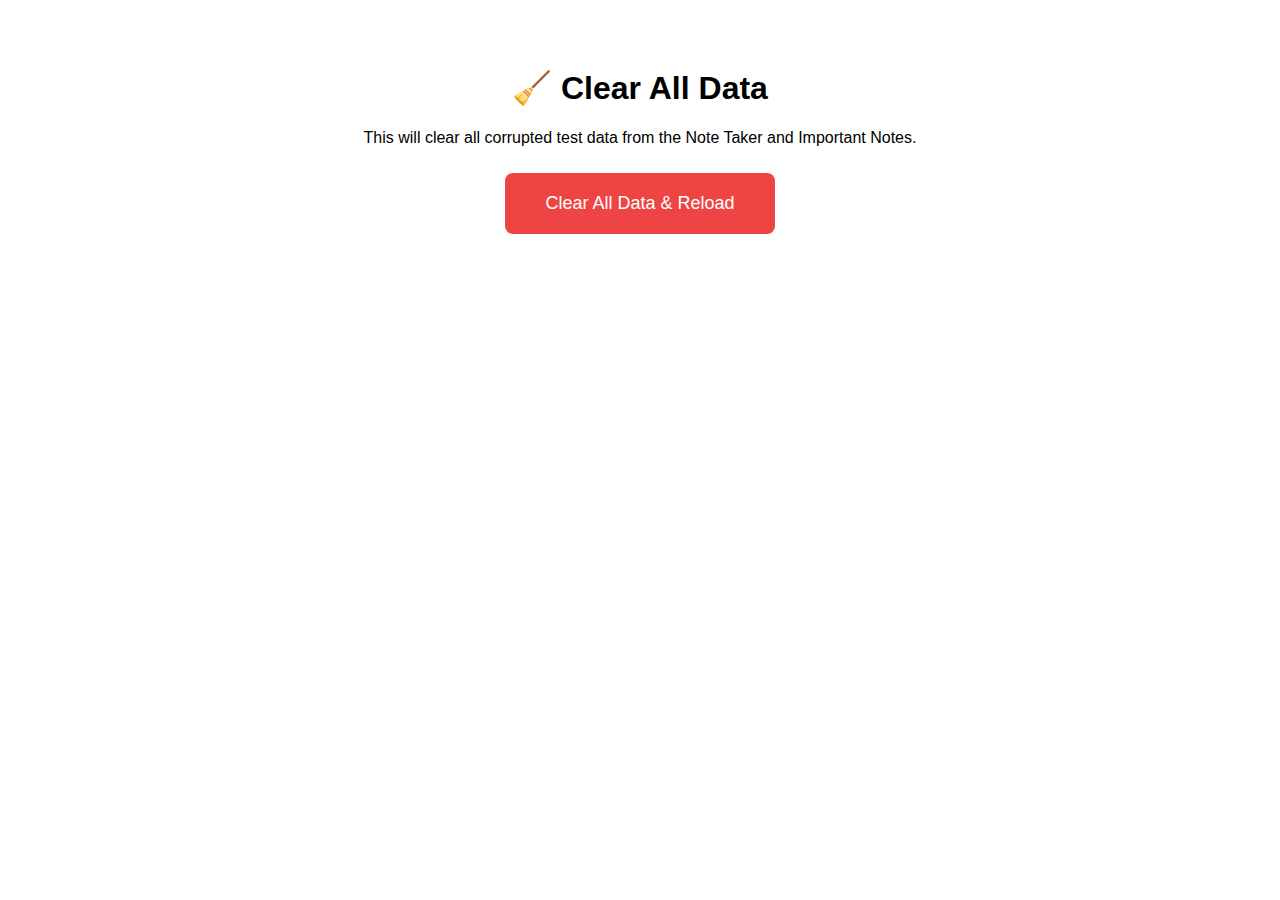
<file: clear-data.html>
<!DOCTYPE html>
<html>
<head>
    <title>Clear All Data</title>
    <style>
        body { font-family: -apple-system, BlinkMacSystemFont, sans-serif; padding: 40px; text-align: center; }
        .btn { padding: 20px 40px; font-size: 18px; cursor: pointer; margin: 10px; border-radius: 8px; }
        .danger { background: #ef4444; color: white; border: none; }
        .success { background: #10b981; color: white; border: none; }
        .result { margin-top: 30px; padding: 20px; border-radius: 8px; background: #f0f9ff; }
    </style>
</head>
<body>
    <h1>🧹 Clear All Data</h1>
    <p>This will clear all corrupted test data from the Note Taker and Important Notes.</p>
    
    <button class="btn danger" onclick="clearAll()">Clear All Data & Reload</button>
    
    <div id="result" class="result" style="display:none;"></div>
    
    <script>
        function clearAll() {
            try {
                // Clear campaign reportNotes
                const stored = localStorage.getItem('uxd_campaigns');
                if (stored) {
                    const campaigns = JSON.parse(stored);
                    campaigns.forEach(c => {
                        c.reportNotes = [];
                    });
                    localStorage.setItem('uxd_campaigns', JSON.stringify(campaigns));
                }
                
                // Clear note boards
                localStorage.removeItem('note_boards');
                localStorage.removeItem('current_board_id');
                localStorage.removeItem('customTopics');
                
                document.getElementById('result').style.display = 'block';
                document.getElementById('result').innerHTML = '✅ All data cleared! Redirecting to main page...';
                
                setTimeout(() => {
                    window.location.href = 'index.html#themes';
                }, 1500);
            } catch(e) {
                alert('Error: ' + e.message);
            }
        }
    </script>
</body>
</html>
</file>
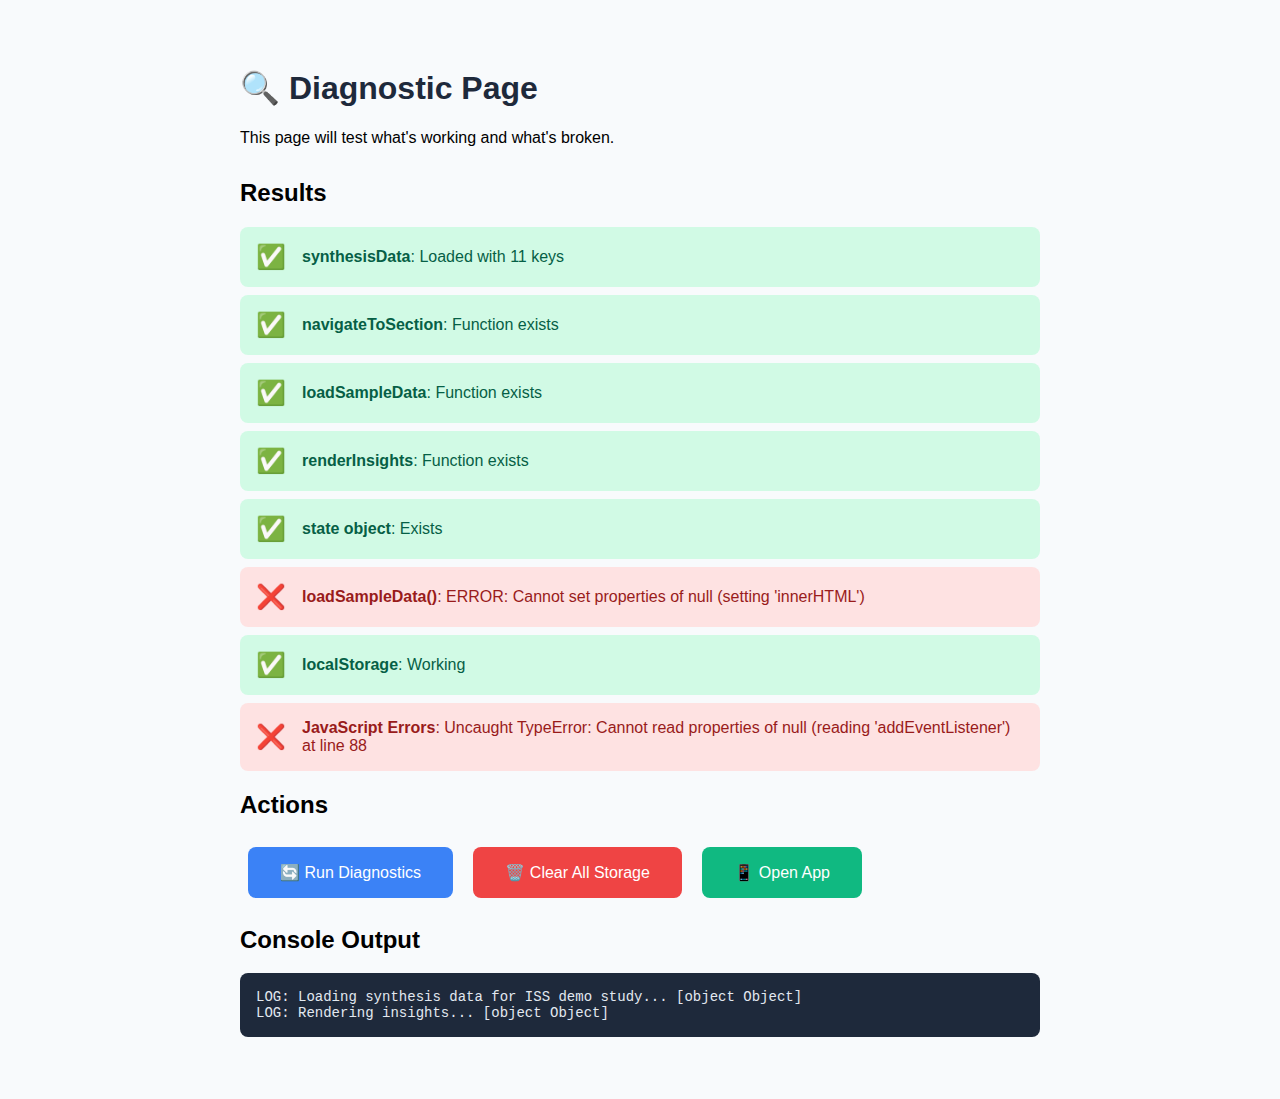
<file: diagnose.html>
<!DOCTYPE html>
<html lang="en">
<head>
    <meta charset="UTF-8">
    <meta name="viewport" content="width=device-width, initial-scale=1.0">
    <title>Diagnostic Page</title>
    <style>
        body {
            font-family: -apple-system, BlinkMacSystemFont, sans-serif;
            max-width: 800px;
            margin: 2rem auto;
            padding: 1rem;
            background: #f8fafc;
        }
        h1 { color: #1e293b; }
        .check {
            padding: 1rem;
            margin: 0.5rem 0;
            border-radius: 8px;
            display: flex;
            align-items: center;
            gap: 1rem;
        }
        .check.pass { background: #d1fae5; color: #065f46; }
        .check.fail { background: #fee2e2; color: #991b1b; }
        .check.warn { background: #fef3c7; color: #92400e; }
        .icon { font-size: 1.5rem; }
        button {
            padding: 1rem 2rem;
            font-size: 1rem;
            background: #3b82f6;
            color: white;
            border: none;
            border-radius: 8px;
            cursor: pointer;
            margin: 0.5rem;
        }
        button:hover { background: #2563eb; }
        .btn-danger { background: #ef4444; }
        .btn-danger:hover { background: #dc2626; }
        .btn-success { background: #10b981; }
        .btn-success:hover { background: #059669; }
        #results { margin-top: 2rem; }
        pre {
            background: #1e293b;
            color: #e2e8f0;
            padding: 1rem;
            border-radius: 8px;
            overflow-x: auto;
            font-size: 0.875rem;
        }
    </style>
</head>
<body>
    <h1>🔍 Diagnostic Page</h1>
    <p>This page will test what's working and what's broken.</p>
    
    <div id="results"></div>
    
    <h2>Actions</h2>
    <button onclick="runDiagnostics()">🔄 Run Diagnostics</button>
    <button class="btn-danger" onclick="clearAll()">🗑️ Clear All Storage</button>
    <button class="btn-success" onclick="openApp()">📱 Open App</button>
    
    <h2>Console Output</h2>
    <pre id="console"></pre>
    
    <!-- Load the same scripts as the main app -->
    <script src="synthesis-data.js?v=diag"></script>
    <script src="script.js?v=diag"></script>
    
    <script>
        const resultsDiv = document.getElementById('results');
        const consoleDiv = document.getElementById('console');
        let logs = [];
        
        // Capture console logs
        const originalLog = console.log;
        const originalError = console.error;
        
        console.log = function(...args) {
            logs.push('LOG: ' + args.join(' '));
            updateConsole();
            originalLog.apply(console, args);
        };
        
        console.error = function(...args) {
            logs.push('ERROR: ' + args.join(' '));
            updateConsole();
            originalError.apply(console, args);
        };
        
        function updateConsole() {
            consoleDiv.textContent = logs.slice(-20).join('\n');
        }
        
        function addCheck(name, passed, message) {
            const div = document.createElement('div');
            div.className = 'check ' + (passed ? 'pass' : 'fail');
            div.innerHTML = `
                <span class="icon">${passed ? '✅' : '❌'}</span>
                <span><strong>${name}</strong>: ${message}</span>
            `;
            resultsDiv.appendChild(div);
        }
        
        function runDiagnostics() {
            resultsDiv.innerHTML = '<h2>Results</h2>';
            logs = [];
            
            // Test 1: synthesisData
            const hasSynthesisData = typeof synthesisData !== 'undefined' && synthesisData !== null;
            addCheck('synthesisData', hasSynthesisData, 
                hasSynthesisData ? 'Loaded with ' + Object.keys(synthesisData).length + ' keys' : 'NOT LOADED');
            
            // Test 2: Key functions
            const hasNavigate = typeof navigateToSection === 'function';
            addCheck('navigateToSection', hasNavigate, 
                hasNavigate ? 'Function exists' : 'MISSING');
            
            const hasLoadSampleData = typeof loadSampleData === 'function';
            addCheck('loadSampleData', hasLoadSampleData, 
                hasLoadSampleData ? 'Function exists' : 'MISSING');
            
            const hasRenderInsights = typeof renderInsights === 'function';
            addCheck('renderInsights', hasRenderInsights, 
                hasRenderInsights ? 'Function exists' : 'MISSING');
            
            // Test 3: State object
            const hasState = typeof state !== 'undefined';
            addCheck('state object', hasState, 
                hasState ? 'Exists' : 'MISSING');
            
            // Test 4: Try calling loadSampleData
            if (hasLoadSampleData && hasSynthesisData) {
                try {
                    loadSampleData();
                    addCheck('loadSampleData()', true, 'Executed without errors');
                } catch (e) {
                    addCheck('loadSampleData()', false, 'ERROR: ' + e.message);
                }
            }
            
            // Test 5: Check localStorage
            try {
                localStorage.setItem('test', 'test');
                localStorage.removeItem('test');
                addCheck('localStorage', true, 'Working');
            } catch (e) {
                addCheck('localStorage', false, 'ERROR: ' + e.message);
            }
            
            // Test 6: Check for global errors
            if (window._pageErrors && window._pageErrors.length > 0) {
                addCheck('JavaScript Errors', false, window._pageErrors.join(', '));
            } else {
                addCheck('JavaScript Errors', true, 'No errors captured');
            }
        }
        
        function clearAll() {
            try {
                localStorage.clear();
                sessionStorage.clear();
                alert('All storage cleared!');
            } catch (e) {
                alert('Error: ' + e.message);
            }
        }
        
        function openApp() {
            window.location.href = 'index.html';
        }
        
        // Capture errors
        window._pageErrors = [];
        window.onerror = function(msg, url, line) {
            window._pageErrors.push(msg + ' at line ' + line);
        };
        
        // Run diagnostics on load
        window.onload = function() {
            console.log('Diagnostic page loaded');
            runDiagnostics();
        };
    </script>
</body>
</html>
</file>
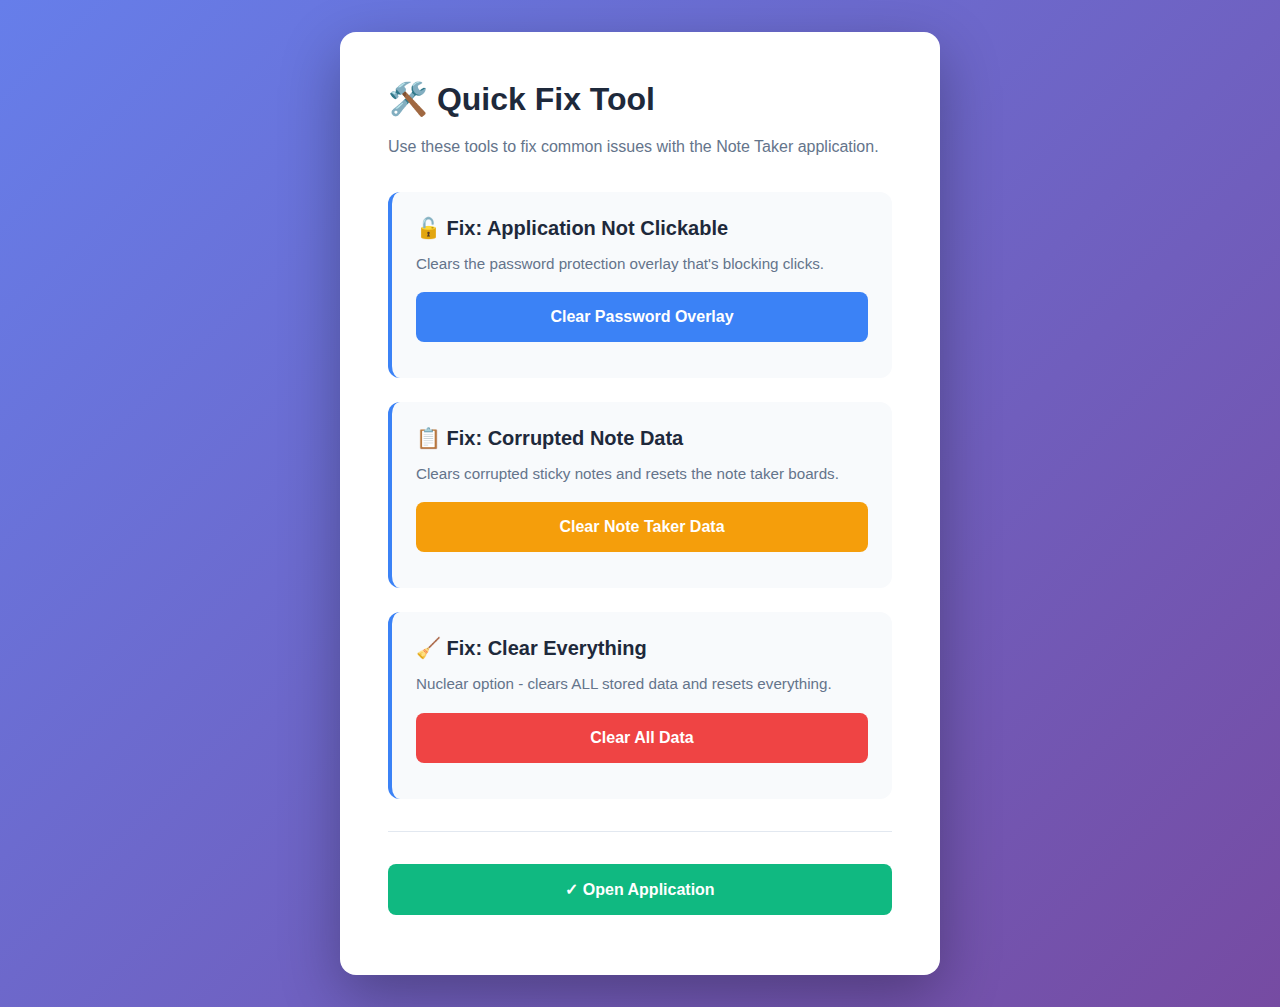
<file: fix-page.html>
<!DOCTYPE html>
<html lang="en">
<head>
    <meta charset="UTF-8">
    <meta name="viewport" content="width=device-width, initial-scale=1.0">
    <title>Quick Fix Tool - Note Taker</title>
    <style>
        * {
            margin: 0;
            padding: 0;
            box-sizing: border-box;
        }
        
        body {
            font-family: -apple-system, BlinkMacSystemFont, 'Segoe UI', Roboto, Oxygen, Ubuntu, Cantarell, sans-serif;
            background: linear-gradient(135deg, #667eea 0%, #764ba2 100%);
            min-height: 100vh;
            display: flex;
            align-items: center;
            justify-content: center;
            padding: 2rem;
        }
        
        .container {
            background: white;
            padding: 3rem;
            border-radius: 16px;
            box-shadow: 0 20px 60px rgba(0, 0, 0, 0.3);
            max-width: 600px;
            width: 100%;
        }
        
        h1 {
            color: #1e293b;
            margin-bottom: 1rem;
            font-size: 2rem;
        }
        
        p {
            color: #64748b;
            margin-bottom: 2rem;
            line-height: 1.6;
        }
        
        .fix-section {
            background: #f8fafc;
            padding: 1.5rem;
            border-radius: 12px;
            margin-bottom: 1.5rem;
            border-left: 4px solid #3b82f6;
        }
        
        .fix-section h2 {
            color: #1e293b;
            font-size: 1.25rem;
            margin-bottom: 0.75rem;
        }
        
        .fix-section p {
            margin-bottom: 1rem;
            font-size: 0.95rem;
        }
        
        button {
            width: 100%;
            padding: 1rem;
            font-size: 1rem;
            font-weight: 600;
            color: white;
            border: none;
            border-radius: 8px;
            cursor: pointer;
            transition: all 0.3s ease;
            margin-bottom: 0.75rem;
        }
        
        .btn-primary {
            background: #3b82f6;
        }
        
        .btn-primary:hover {
            background: #2563eb;
        }
        
        .btn-warning {
            background: #f59e0b;
        }
        
        .btn-warning:hover {
            background: #d97706;
        }
        
        .btn-danger {
            background: #ef4444;
        }
        
        .btn-danger:hover {
            background: #dc2626;
        }
        
        .btn-success {
            background: #10b981;
        }
        
        .btn-success:hover {
            background: #059669;
        }
        
        button:active {
            transform: scale(0.98);
        }
        
        .status {
            padding: 1rem;
            border-radius: 8px;
            margin-top: 1rem;
            font-size: 0.95rem;
        }
        
        .status-success {
            background: #d1fae5;
            color: #065f46;
            border: 1px solid #6ee7b7;
        }
        
        .status-info {
            background: #dbeafe;
            color: #1e40af;
            border: 1px solid #93c5fd;
        }
        
        .divider {
            height: 1px;
            background: #e2e8f0;
            margin: 2rem 0;
        }
    </style>
</head>
<body>
    <div class="container">
        <h1>🛠️ Quick Fix Tool</h1>
        <p>Use these tools to fix common issues with the Note Taker application.</p>
        
        <div class="fix-section">
            <h2>🔓 Fix: Application Not Clickable</h2>
            <p>Clears the password protection overlay that's blocking clicks.</p>
            <button class="btn-primary" onclick="fixClickIssue()">
                Clear Password Overlay
            </button>
        </div>
        
        <div class="fix-section">
            <h2>📋 Fix: Corrupted Note Data</h2>
            <p>Clears corrupted sticky notes and resets the note taker boards.</p>
            <button class="btn-warning" onclick="fixNoteData()">
                Clear Note Taker Data
            </button>
        </div>
        
        <div class="fix-section">
            <h2>🧹 Fix: Clear Everything</h2>
            <p>Nuclear option - clears ALL stored data and resets everything.</p>
            <button class="btn-danger" onclick="clearAllData()">
                Clear All Data
            </button>
        </div>
        
        <div class="divider"></div>
        
        <button class="btn-success" onclick="openApp()">
            ✓ Open Application
        </button>
        
        <div id="status"></div>
    </div>
    
    <script>
        function showStatus(message, type = 'success') {
            const status = document.getElementById('status');
            status.className = `status status-${type}`;
            status.textContent = message;
        }
        
        function fixClickIssue() {
            try {
                sessionStorage.removeItem('reportAuthenticated');
                sessionStorage.clear();
                showStatus('✓ Password overlay cleared! You can now click "Open Application" below.', 'success');
            } catch (error) {
                showStatus('Error: ' + error.message, 'info');
            }
        }
        
        function fixNoteData() {
            try {
                localStorage.removeItem('note_boards');
                localStorage.removeItem('current_board_id');
                localStorage.removeItem('customTopics');
                showStatus('✓ Note taker data cleared! Click "Open Application" to start fresh.', 'success');
            } catch (error) {
                showStatus('Error: ' + error.message, 'info');
            }
        }
        
        function clearAllData() {
            const confirmed = confirm(
                '⚠️ WARNING: This will delete ALL data including:\n\n' +
                '• All sticky notes\n' +
                '• All saved boards\n' +
                '• All settings\n' +
                '• Password authentication\n\n' +
                'This cannot be undone. Continue?'
            );
            
            if (!confirmed) return;
            
            try {
                localStorage.clear();
                sessionStorage.clear();
                showStatus('✓ All data cleared! The application has been completely reset.', 'success');
            } catch (error) {
                showStatus('Error: ' + error.message, 'info');
            }
        }
        
        function openApp() {
            window.location.href = 'index.html';
        }
    </script>
</body>
</html>
</file>
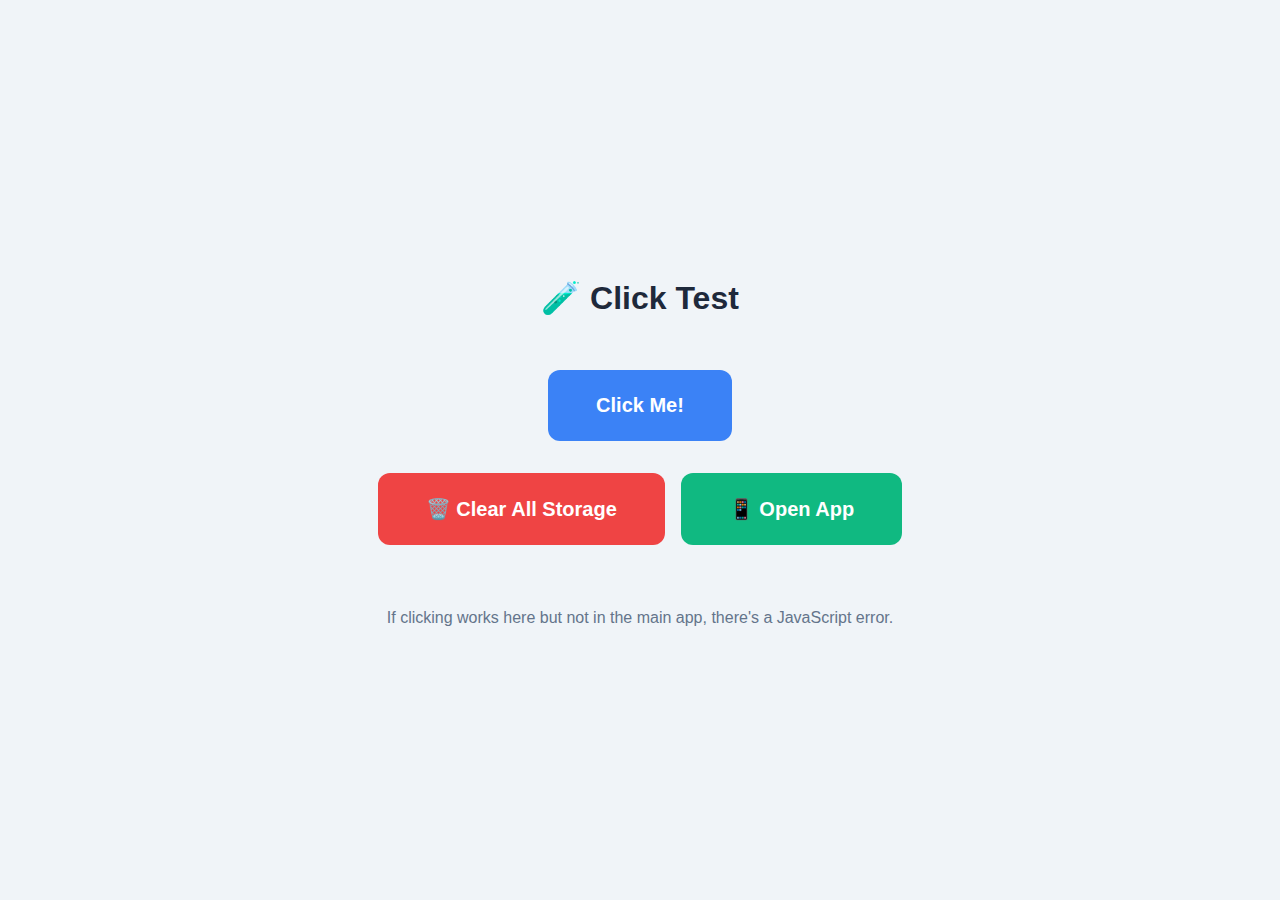
<file: test-clickable.html>
<!DOCTYPE html>
<html lang="en">
<head>
    <meta charset="UTF-8">
    <meta name="viewport" content="width=device-width, initial-scale=1.0">
    <title>Test Page - Click Test</title>
    <style>
        body {
            font-family: -apple-system, BlinkMacSystemFont, sans-serif;
            background: #f0f4f8;
            display: flex;
            flex-direction: column;
            align-items: center;
            justify-content: center;
            min-height: 100vh;
            margin: 0;
            gap: 2rem;
        }
        
        h1 { color: #1e293b; }
        
        button {
            padding: 1.5rem 3rem;
            font-size: 1.25rem;
            font-weight: 600;
            background: #3b82f6;
            color: white;
            border: none;
            border-radius: 12px;
            cursor: pointer;
        }
        
        button:hover { background: #2563eb; }
        
        .result {
            padding: 1rem 2rem;
            background: #d1fae5;
            color: #065f46;
            border-radius: 8px;
            font-size: 1.25rem;
            display: none;
        }
        
        .actions {
            display: flex;
            gap: 1rem;
            flex-wrap: wrap;
            justify-content: center;
        }
        
        .btn-clear {
            background: #ef4444;
        }
        
        .btn-clear:hover { background: #dc2626; }
        
        .btn-open {
            background: #10b981;
        }
        
        .btn-open:hover { background: #059669; }
    </style>
</head>
<body>
    <h1>🧪 Click Test</h1>
    
    <button onclick="testClick()">Click Me!</button>
    
    <div id="result" class="result"></div>
    
    <div class="actions">
        <button class="btn-clear" onclick="clearAllStorage()">🗑️ Clear All Storage</button>
        <button class="btn-open" onclick="openApp()">📱 Open App</button>
    </div>
    
    <p style="color: #64748b; margin-top: 2rem;">If clicking works here but not in the main app, there's a JavaScript error.</p>
    
    <script>
        function testClick() {
            const result = document.getElementById('result');
            result.style.display = 'block';
            result.textContent = '✅ Click works! Time: ' + new Date().toLocaleTimeString();
        }
        
        function clearAllStorage() {
            try {
                localStorage.clear();
                sessionStorage.clear();
                alert('✅ All storage cleared! Now click "Open App" to test.');
            } catch(e) {
                alert('Error: ' + e.message);
            }
        }
        
        function openApp() {
            window.location.href = 'index.html';
        }
    </script>
</body>
</html>
</file>
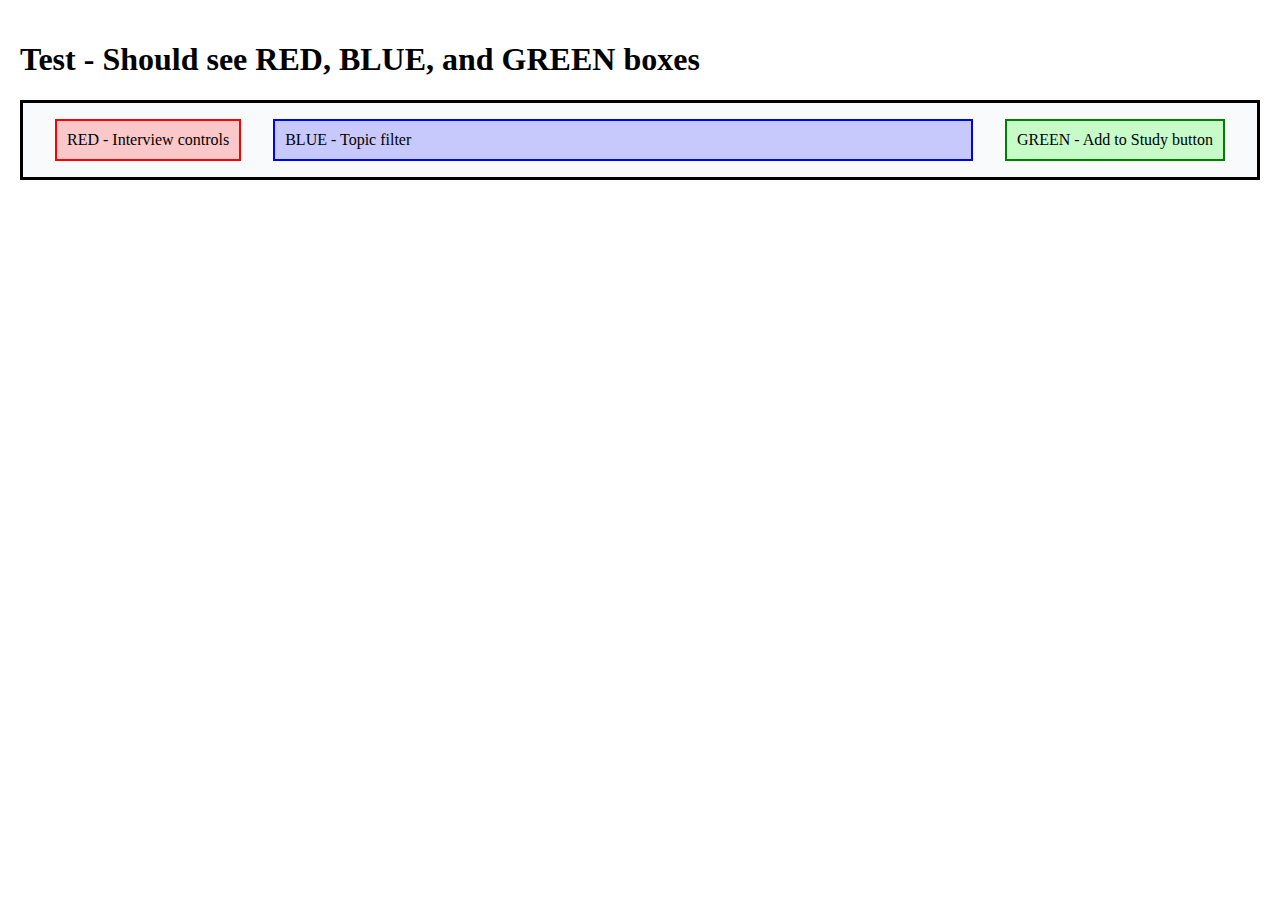
<file: test-controls.html>
<!DOCTYPE html>
<html>
<head>
    <title>Test Controls</title>
    <style>
        body { margin: 0; padding: 20px; }
        .controls-bar {
            display: flex;
            flex-direction: row;
            gap: 2rem;
            background: #f9fafb;
            padding: 1rem 2rem;
            border: 3px solid black;
        }
        .controls-left {
            flex: 0 0 auto;
            background: rgba(255, 0, 0, 0.2);
            border: 2px solid red;
            padding: 10px;
        }
        .controls-center {
            flex: 1 1 0;
            background: rgba(0, 0, 255, 0.2);
            border: 2px solid blue;
            padding: 10px;
        }
        .controls-right {
            flex: 0 0 auto;
            background: rgba(0, 255, 0, 0.2);
            border: 2px solid green;
            padding: 10px;
        }
    </style>
</head>
<body>
    <h1>Test - Should see RED, BLUE, and GREEN boxes</h1>
    <div class="controls-bar">
        <div class="controls-left">
            RED - Interview controls
        </div>
        <div class="controls-center">
            BLUE - Topic filter
        </div>
        <div class="controls-right">
            GREEN - Add to Study button
        </div>
    </div>
</body>
</html>
</file>
